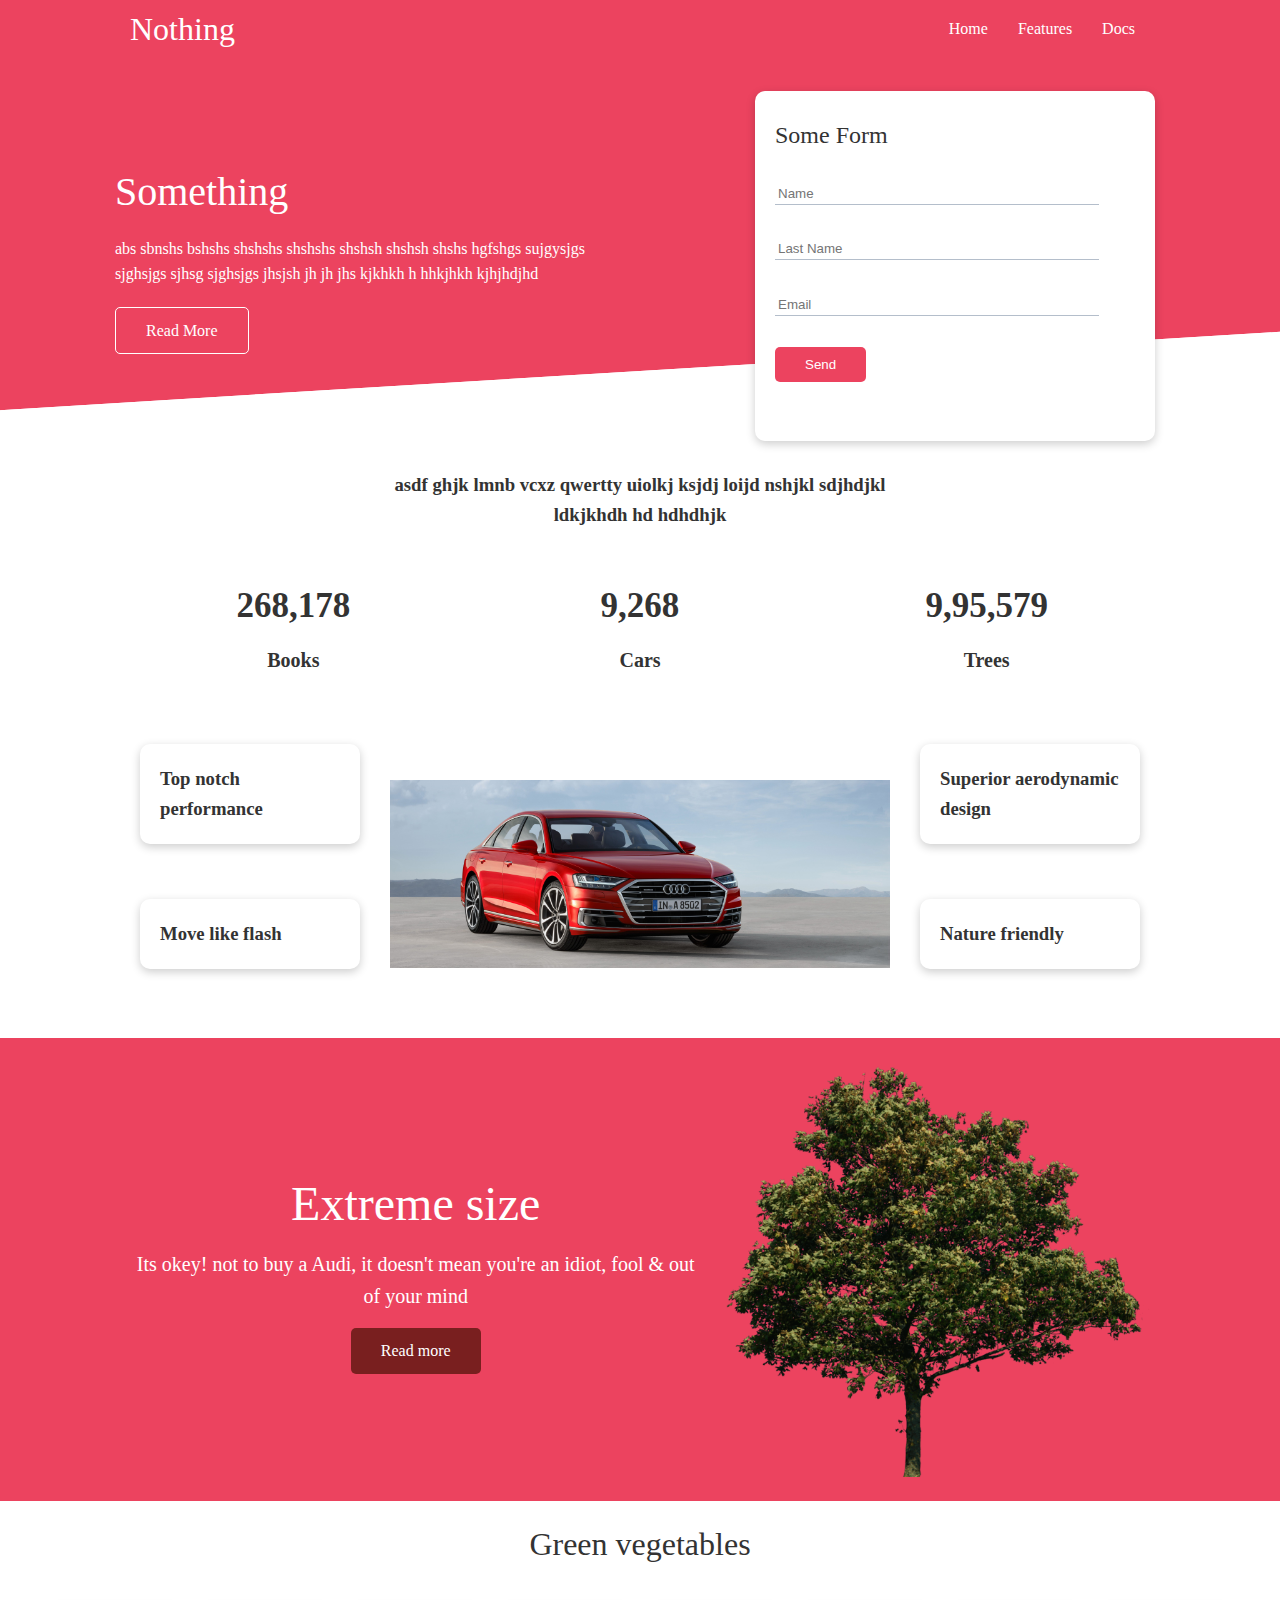
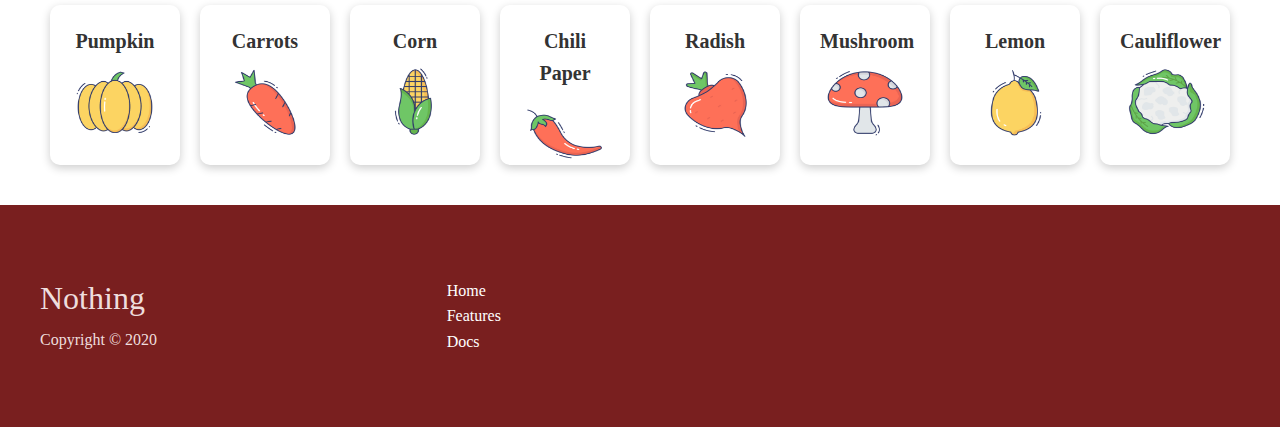
<file: index.html>
<!DOCTYPE html>
<html lang="en">

<head>

    <meta charset="UTF-8">
    <meta name="viewport" content="width=device-width, initial-scale=1.0">
    <link rel="stylesheet" href="https://cdnjs.cloudflare.com/ajax/libs/font-awesome/5.15.1/css/all.min.css" 
    integrity="sha512-+4zCK9k+qNFUR5X+cKL9EIR+ZOhtIloNl9GIKS57V1MyNsYpYcUrUeQc9vNfzsWfV28IaLL3i96P9sdNyeRssA==" 
    crossorigin="anonymous" />
    
    <link rel="stylesheet" href="css/style.css">
    <link rel="stylesheet" href="css/utilities.css">
    <link rel="stylesheet" href="css/margins.css">
    <link rel="stylesheet" href="css/paddings.css">
    
    <title>Nothing | Trying</title>

</head>

<body>
    
    <!--Navbar-->
    
    <div class="navbar">
       <div class="container flex">
           <h1 class="logo">Nothing</h1>
           <nav>
               <ul>
                   <li><a href="index.html">Home</a></li>
                   <li><a href="features.html">Features</a></li>
                   <li><a href="docs.html">Docs</a></li>
               </ul>
           </nav>
       </div> 
    </div>
    
    <!--Showcase-->
    
    <section class="showcase">
        <div class="container grid">
            <div class="showcase-text">
                <h1>Something</h1>
                <p> abs sbnshs bshshs shshshs shshshs shshsh shshsh shshs
                    hgfshgs sujgysjgs sjghsjgs sjhsg sjghsjgs
                     jhsjsh jh jh jhs kjkhkh h  hhkjhkh kjhjhdjhd
                </p>
                <a href="features.html" class="btn btn-outline">Read More</a>
            </div>

            <div class="showcase-form card">
                <h2>Some Form</h2>
                <form >
                    <div class="form-control">
                        <input type="text" name="name" placeholder="Name" required>
                    </div>
                    <div class="form-control">
                        <input type="text" name="lastname" placeholder="Last Name" required>
                    </div>
                    <div class="form-control">
                        <input type="email" name="email" placeholder="Email" required>
                    </div>
                    <input type="submit" value="Send" class="btn btn-primary">
                </form>
            </div>
        </div>
    </section>
    
    <!--Stats-->
    
    <section class="stats">
        <div class="container">
            <h3 class="stats-heading text-center">
                asdf ghjk lmnb vcxz qwertty uiolkj ksjdj 
                loijd nshjkl sdjhdjkl ldkjkhdh  hd hdhdhjk
            </h3>
            <div class="grid grid-3 text-center my-4">
                <div>
                    <i class="fas fa-book fa-3x"></i>
                    <h3>268,178</h3>
                    <p class="text-secondary">Books</p>
                </div>
                <div>
                    <i class="fas fa-car fa-3x"></i>
                    <h3>9,268</h3>
                    <p class="text-secondary">Cars</p>
                </div>
                <div>
                    <i class="fas fa-tree fa-3x"></i>
                    <h3>9,95,579</h3>
                    <p class="text-secondary">Trees</p>
                </div>
            </div>
        </div>
    </section>

    <!--img-->
    
    <section class="img">
        <div class="container grid">
            <img src="images/img.jpg" alt="Audi r8">
            <div class="card">
                <h3>Top notch performance</h3>
            </div>
            <div class="card">
                <h3>Superior aerodynamic design</h3>
            </div>
            <div class="card">
                <h3>Move like flash</h3>
            </div>
            <div class="card">
                <h3>Nature friendly</h3>
            </div>
        </div>
    </section>

    <!--wallpaper-->

    <section class="wallpaper bg-primary my-2 py-2">
        <div class="container grid">
            <div class="text-center">
                <h2 class="lg">Extreme size</h2>
                <p class="lead my-1">Its okey! not to buy a Audi, it doesn't
                    mean you're an idiot, fool & out of your mind
                </p>
                <a href="features.html" class="btn btn-dark">Read more</a>
            </div>
            <img src="images/wallpaper.png" alt="">
        </div>
    </section>

    <!--Vegs-->

    <section class="vegs">
        <h2 class="md text-center my-2">
            Green vegetables
        </h2>
        <div class="container flex">
            <div class="card">
                <h4>Pumpkin</h4>
                <img src="images/logos/001-pumpkin.png" alt="">
            </div>
            <div class="card">
                <h4>Carrots</h4>
                <img src="images/logos/004-carrot.png" alt="">
            </div>
            <div class="card">
                <h4>Corn</h4>
                <img src="images/logos/005-corn.png" alt="">
            </div>
            <div class="card">
                <h4>Chili Paper</h4>
                <img src="images/logos/008-chili pepper.png" alt="">
            </div>
            <div class="card">
                <h4>Radish</h4>
                <img src="images/logos/010-radish.png" alt="">
            </div>
            <div class="card">
                <h4>Mushroom</h4>
                <img src="images/logos/024-mushroom.png" alt="">
            </div>
            <div class="card">
                <h4>Lemon</h4>
                <img src="images/logos/025-lemon.png" alt="">
            </div>
            <div class="card">
                <h4>Cauliflower</h4>
                <img src="images/logos/028-cauliflower.png" alt="">
            </div>
        </div>
    <section>

    <!--Footer-->
    
    <footer class="footer bg-dark py-5">
        <div class="container grid grid-3">
            <div>
                <h1>Nothing</h1>
                <p>Copyright &copy; 2020 </p>
            </div>
            <nav>
                <ul>
                    <li><a href="index.html">Home</a></li>
                    <li><a href="features.html">Features</a></li>
                    <li><a href="docs.html">Docs</a></li>
                </ul>
            </nav>
            <div class="social">
                <a href="#"><i class="fab fa-facebook fa-2x"></i></a>
                <a href="#"><i class="fab fa-twitter fa-2x"></i></a>
                <a href="#"><i class="fab fa-instagram fa-2x"></i></a>
                <a href="#"><i class="fab fa-github fa-2x"></i></a>
            </div>
        </div>
    </footer>
</body>
</html>
</file>
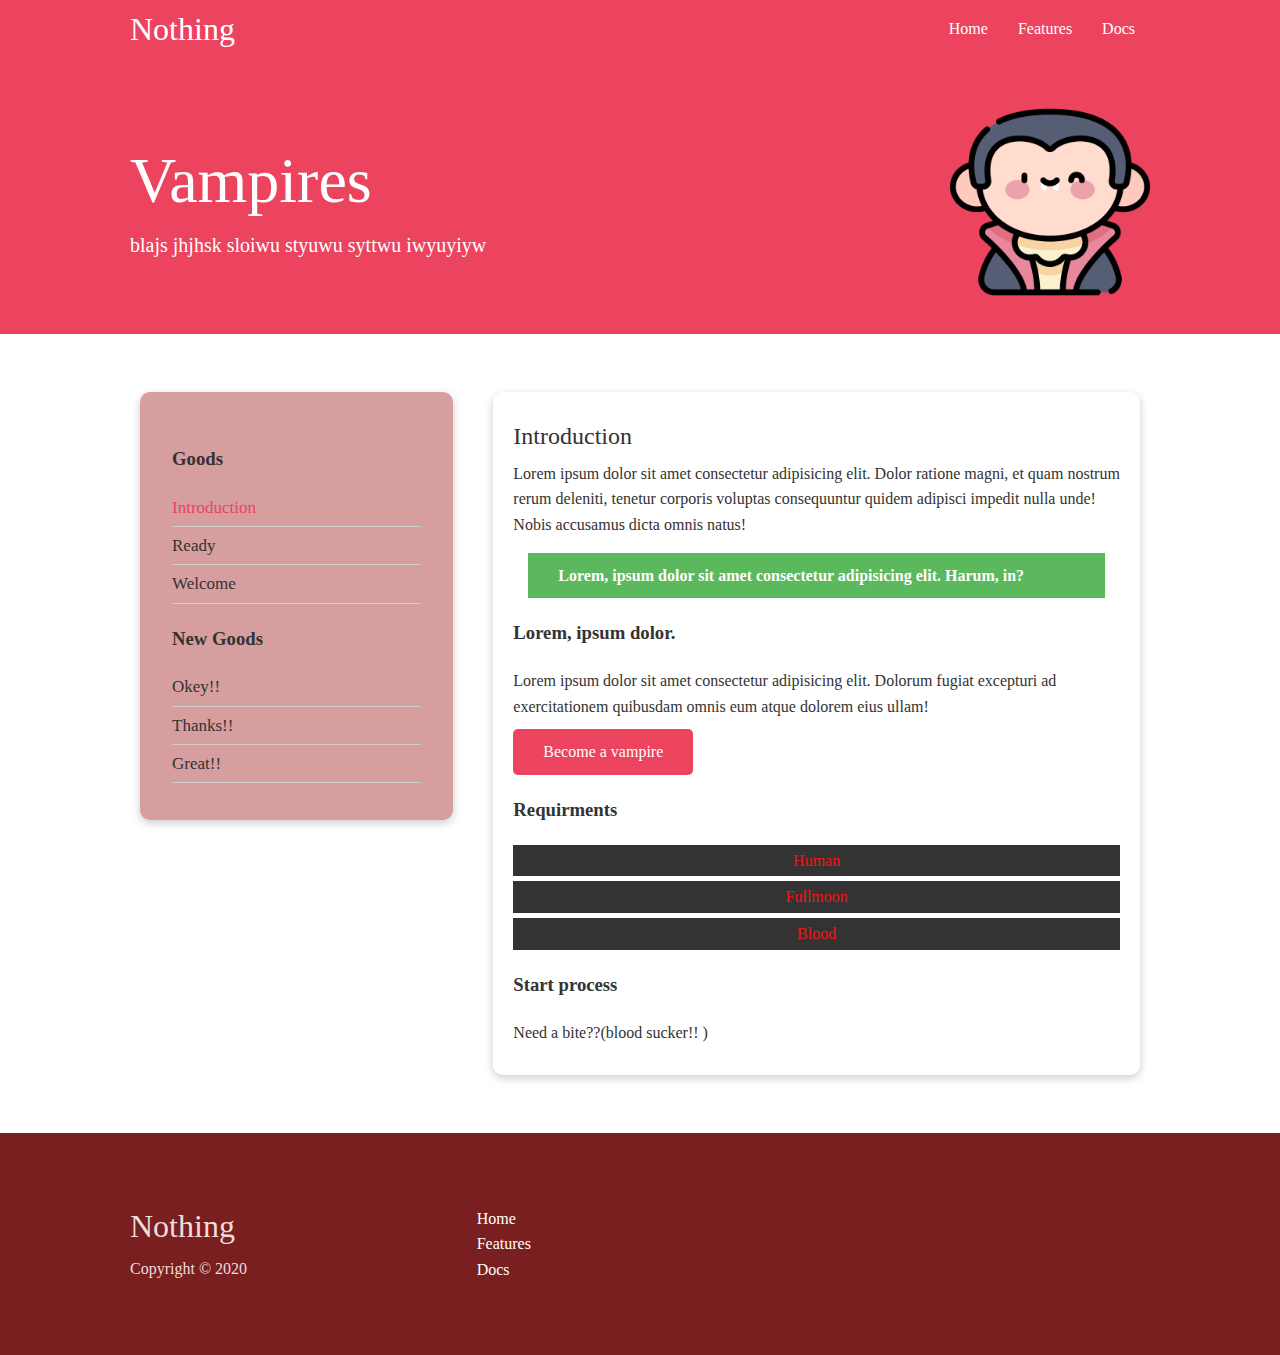
<file: docs.html>
<!DOCTYPE html>
<html lang="en">

<head>

    <meta charset="UTF-8">
    <meta name="viewport" content="width=device-width, initial-scale=1.0">
    <link rel="stylesheet" href="https://cdnjs.cloudflare.com/ajax/libs/font-awesome/5.15.1/css/all.min.css" 
    integrity="sha512-+4zCK9k+qNFUR5X+cKL9EIR+ZOhtIloNl9GIKS57V1MyNsYpYcUrUeQc9vNfzsWfV28IaLL3i96P9sdNyeRssA==" 
    crossorigin="anonymous" />
    
    <link rel="stylesheet" href="css/style.css">
    <link rel="stylesheet" href="css/utilities.css">
    <link rel="stylesheet" href="css/margins.css">
    <link rel="stylesheet" href="css/paddings.css">
    
    <title>Nothing | Trying</title>

</head>

<body>
    
    <!--Navbar-->
    
    <div class="navbar">
       <div class="container flex">
           <h1 class="logo">Nothing</h1>
           <nav>
               <ul>
                   <li><a href="index.html">Home</a></li>
                   <li><a href="features.html">Features</a></li>
                   <li><a href="docs.html">Docs</a></li>
               </ul>
           </nav>
       </div> 
    </div>
    
    <!--Head-->
    
    <section class="docs-head bg-primary py-3">
        <div class="container grid">
            <div>
                <h1 class="xl">Vampires</h1>
                <p class="lead">blajs jhjhsk sloiwu styuwu syttwu
                    iwyuyiyw 
                </p>
            </div>
            <img src="images/vampire.png" alt="">
        </div>
    </section>

    <!--Docs Main-->

    <section class="docs-main my-4">
        <div class="container  grid">
            <div class="card p-3">
                <h3 class="my-2">Goods</h3>
                <nav>
                    <ul>
                        <li><a class="text-primary" href="#">Introduction</a></li>
                        <li><a href="#">Ready</a></li>
                        <li><a href="#">Welcome</a></li>
                    </ul>
                </nav>
                <h3 class="my-2">New Goods</h3>
                <nav>
                    <ul>
                        <li><a href="#">Okey!!</a></li>
                        <li><a href="#">Thanks!!</a></li>
                        <li><a href="#">Great!!</a></li>
                    </ul>
                </nav>
            </div>
            <div class="card">
                
                <h2>Introduction</h2>
                <p>Lorem ipsum dolor sit amet consectetur adipisicing elit.
                     Dolor ratione magni, et quam nostrum rerum deleniti,
                     tenetur corporis voluptas consequuntur quidem adipisci impedit
                     nulla unde! Nobis accusamus dicta omnis natus!</p>
                
                     <div class="alert alert-success">
                         <i class="fas fa-info"></i>
                        Lorem, ipsum dolor sit amet consectetur adipisicing elit. Harum, in?
                     </div>
                
                     <h3>Lorem, ipsum dolor.</h3>
                     <p>Lorem ipsum dolor sit amet consectetur adipisicing elit.
                          Dolorum fugiat excepturi ad 
                         exercitationem quibusdam omnis eum atque dolorem eius ullam!</p>
                         <a href="#" class="btn btn-primary">Become a vampire</a>

                     <h3>Requirments</h3>
                     <ul class="ul">
                         <li>Human</li>
                         <li>Fullmoon</li>
                         <li>Blood</li>
                     </ul>
                     
                     <h3>Start process</h3>
                     <p>Need a bite??(blood sucker!! )</p>
            </div>
        </div>
    </section>

    <!--Footer-->
    
    <footer class="footer bg-dark py-5">
        <div class="container grid grid-3">
            <div>
                <h1>Nothing</h1>
                <p>Copyright &copy; 2020 </p>
            </div>
            <nav>
                <ul>
                    <li><a href="index.html">Home</a></li>
                    <li><a href="features.html">Features</a></li>
                    <li><a href="docs.html">Docs</a></li>
                </ul>
            </nav>
            <div class="social">
                <a href="#"><i class="fab fa-facebook fa-2x"></i></a>
                <a href="#"><i class="fab fa-twitter fa-2x"></i></a>
                <a href="#"><i class="fab fa-instagram fa-2x"></i></a>
                <a href="#"><i class="fab fa-github fa-2x"></i></a>
            </div>
        </div>
    </footer>
</body>
</html>
</file>
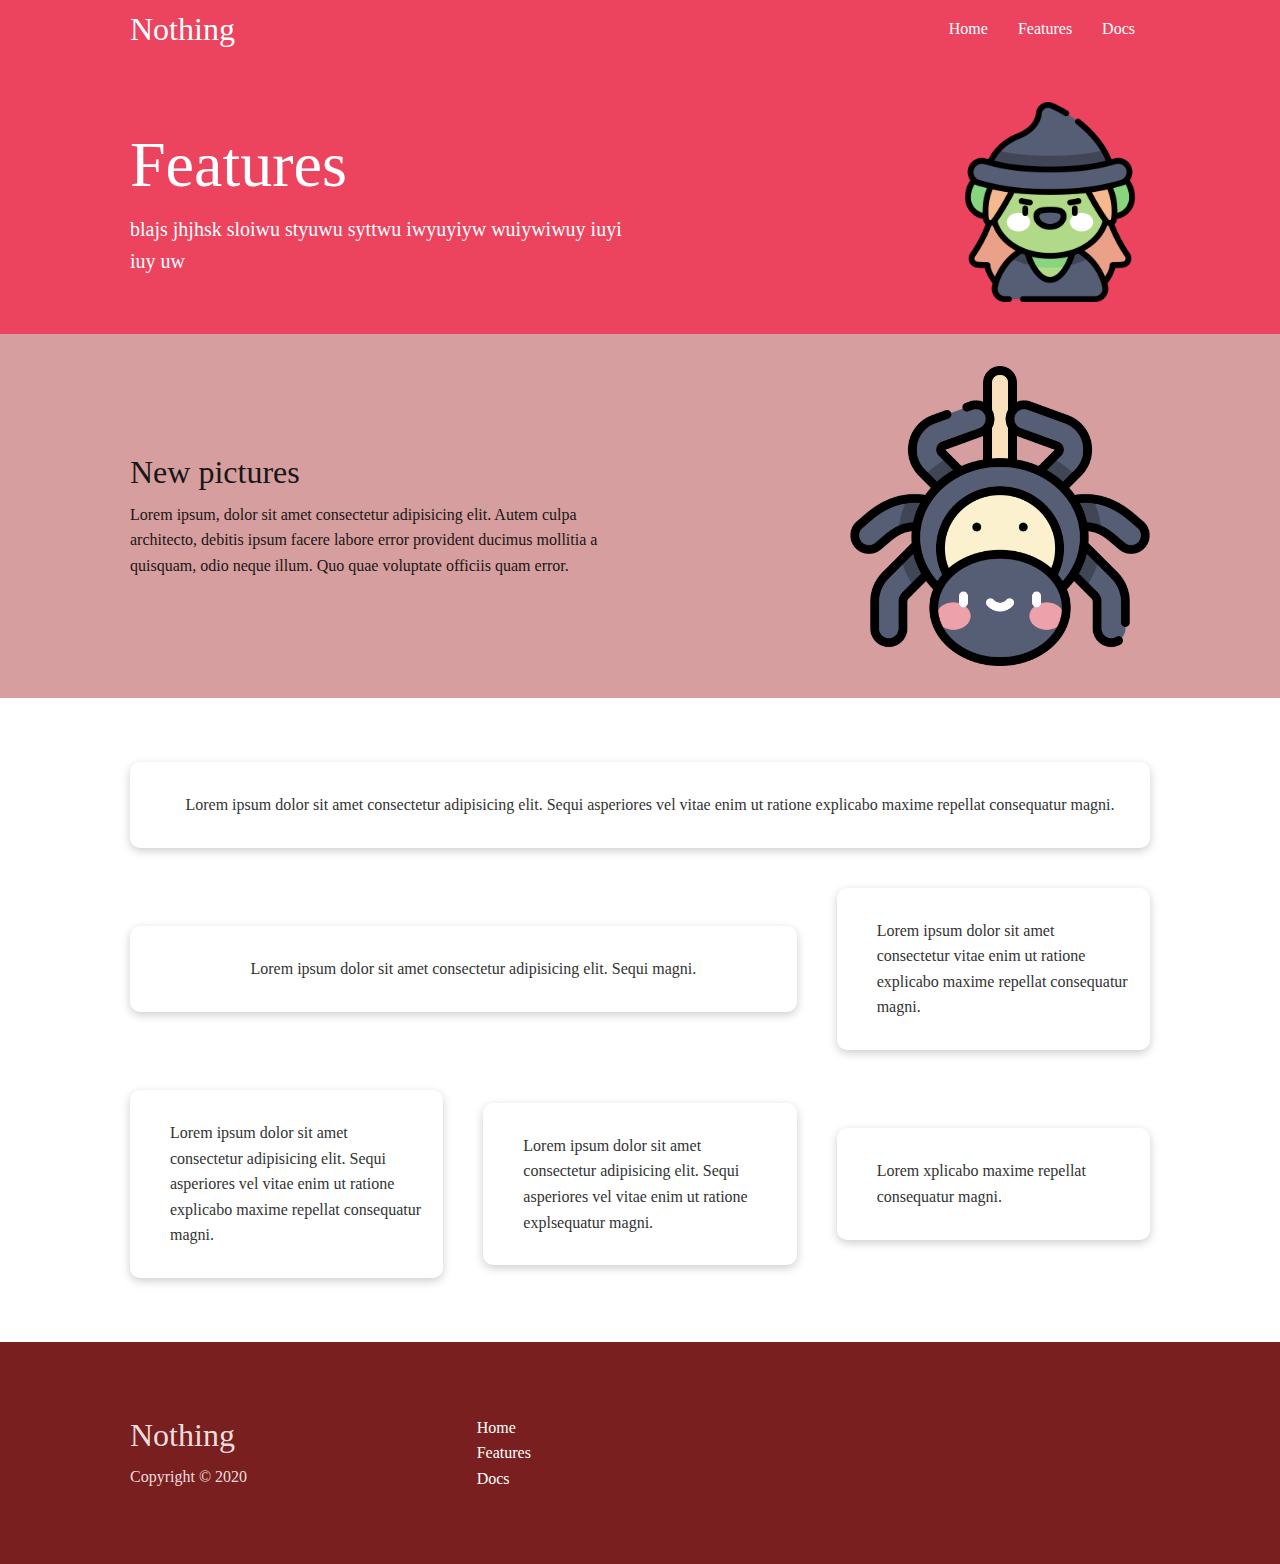
<file: features.html>
<!DOCTYPE html>
<html lang="en">

<head>

    <meta charset="UTF-8">
    <meta name="viewport" content="width=device-width, initial-scale=1.0">
    <link rel="stylesheet" href="https://cdnjs.cloudflare.com/ajax/libs/font-awesome/5.15.1/css/all.min.css" 
    integrity="sha512-+4zCK9k+qNFUR5X+cKL9EIR+ZOhtIloNl9GIKS57V1MyNsYpYcUrUeQc9vNfzsWfV28IaLL3i96P9sdNyeRssA==" 
    crossorigin="anonymous" />
    
    <link rel="stylesheet" href="css/style.css">
    <link rel="stylesheet" href="css/utilities.css">
    <link rel="stylesheet" href="css/margins.css">
    <link rel="stylesheet" href="css/paddings.css">
    
    <title>Nothing | Trying</title>

</head>

<body>
    
    <!--Navbar-->
    
    <div class="navbar">
       <div class="container flex">
           <h1 class="logo">Nothing</h1>
           <nav>
               <ul>
                   <li><a href="index.html">Home</a></li>
                   <li><a href="features.html">Features</a></li>
                   <li><a href="docs.html">Docs</a></li>
               </ul>
           </nav>
       </div> 
    </div>
    
    <!--Head-->
    
    <section class="features-head bg-primary py-3">
        <div class="container grid">
            <div>
                <h1 class="xl">Features</h1>
                <p class="lead">blajs jhjhsk sloiwu styuwu syttwu
                    iwyuyiyw wuiywiwuy iuyi iuy uw
                </p>
            </div>
            <img src="images/witch.png" alt="">
        </div>
    </section>

    <!--Sub Head-->

    <section class="features-sub-head bg-light py-3">
        <div class="container grid">
            <div>
                <h1 class="md">New pictures</h1>
                <p>Lorem ipsum, dolor sit amet consectetur adipisicing elit.
                     Autem culpa architecto, debitis ipsum facere labore error
                      provident ducimus mollitia a quisquam, odio neque illum.
                     Quo quae voluptate officiis quam error.
                    </p>
            </div>
            <img src="images/spider.png" alt="">
        </div>
    </section>

    <section class="features-main my-2">
        <div class="container grid grid-3">
            <div class="card flex">
                <i class="fas fa-cat fa-3x"></i>
                <p>Lorem ipsum dolor sit amet consectetur adipisicing elit.
                     Sequi asperiores vel vitae enim ut ratione
                     explicabo maxime repellat consequatur magni.</p>
            </div>
            <div class="card flex">
                <i class="fas fa-dog fa-3x"></i>
                <p>Lorem ipsum dolor sit amet consectetur adipisicing elit.
                     Sequi  magni.</p>
            </div>
            <div class="card flex">
                <i class="fas fa-dragon fa-3x"></i>
                <p>Lorem ipsum dolor sit amet consectetur vitae enim ut ratione
                     explicabo maxime repellat consequatur magni.</p>
            </div>
            <div class="card flex">
                <i class="fas fa-frog fa-3x"></i>
                <p>Lorem ipsum dolor sit amet consectetur adipisicing elit.
                     Sequi asperiores vel vitae enim ut ratione
                     explicabo maxime repellat consequatur magni.</p>
            </div>
            <div class="card flex">
                <i class="fas fa-spider fa-3x"></i>
                <p>Lorem ipsum dolor sit amet consectetur adipisicing elit.
                     Sequi asperiores vel vitae enim ut ratione
                     explsequatur magni.</p>
            </div>
            <div class="card flex">
                <i class="fas fa-dove fa-3x"></i>
                <p>Lorem xplicabo maxime repellat consequatur magni.</p>
            </div>
        </div>
    </section>
    
    <!--Footer-->
    
    <footer class="footer bg-dark py-5">
        <div class="container grid grid-3">
            <div>
                <h1>Nothing</h1>
                <p>Copyright &copy; 2020 </p>
            </div>
            <nav>
                <ul>
                    <li><a href="index.html">Home</a></li>
                    <li><a href="features.html">Features</a></li>
                    <li><a href="docs.html">Docs</a></li>
                </ul>
            </nav>
            <div class="social">
                <a href="#"><i class="fab fa-facebook fa-2x"></i></a>
                <a href="#"><i class="fab fa-twitter fa-2x"></i></a>
                <a href="#"><i class="fab fa-instagram fa-2x"></i></a>
                <a href="#"><i class="fab fa-github fa-2x"></i></a>
            </div>
        </div>
    </footer>
</body>
</html>
</file>
<file: css/style.css>
@import url("https://fonts.googleapis.com/css2?family=Lato:wght@100;300&display=swap");

:root {
  --primary-color: #ec435f;
  --secondary-color: #aa293f;
  --dark-color: #791f1f;
  --light-color: #d69e9e;
  --success-color: #5cb85c;
  --error-color: #d9534f;
}

* {
  box-sizing: border-box;
  padding: 0;
  margin: 0;
}

body {
  font-family: "Lato" sans-serif;
  color: #333;
  line-height: 1.6;
}

ul {
  list-style-type: none;
}

a {
  text-decoration: none;
  color: #333;
}

h1,
h2 {
  font-weight: 300;
  line-height: 1.2;
  margin: 10px 0;
}

p {
  margin: 10px 0;
}

img {
  width: 100%;
}

/*Navbar*/
.navbar {
  background-color: var(--primary-color);
  color: #fff;
  height: 70px;
}

.navbar ul {
  display: flex;
}

.navbar a {
  color: #fff;
  padding: 10px;
  margin: 0 5px;
}

.navbar a:hover {
  border-bottom: 2px #fff solid;
}

.navbar .flex {
  justify-content: space-between;
}

/*Showcase*/

.showcase {
  height: 350px;
  background-color: var(--primary-color);
  color: #fff;
  position: relative;
  padding-top: 1px;
}

.showcase h1 {
  font-size: 40px;
}

.showcase p {
  margin: 20px 0;
  padding-right: 50px;
}

.showcase .grid {
  overflow: visible;
  grid-template-columns: 55% 45%;
  grid-gap: 30px;
}

.showcase-text {
  animation: slideInFromLeft 1s ease-in;
  top: 10px;
}

.showcase-form {
  position: relative;
  top: 10px;
  height: 350px;
  width: 400px;
  padding: 40px;
  z-index: 100;
  justify-self: flex-end;
  animation: slideInFromRight 1s ease-in;
}

.showcase-form .form-control {
  margin: 30px 0;
}

.showcase-form input[type="text"],
.showcase-form input[type="email"] {
  border: 0px;
  border-bottom: 1px solid #b4becb;
  width: 90%;
  padding: 3px;
}
.showcase-form input:focus {
  outline: none;
}

.showcase::before,
.showcase::after {
  content: "";
  position: absolute;
  height: 90px;
  bottom: -41px;
  right: 0;
  left: 0;
  background: #fff;
  transform: skewY(-3.5deg);
  -webkit-transform: skewY(-3.5deg);
  -moz-transform: skewY(-3.5deg);
  -ms-transform: skewY(-3.5deg);
}

/*Stats*/

.stats {
  padding-top: 50px;
  animation: slideInFromBottom 1s ease-in;
}

.stats-heading {
  max-width: 500px;
  margin: auto;
}

.stats .grid h3 {
  font-size: 35px;
}

.stats .grid p {
  font-size: 20px;
  font-weight: bold;
}

/*img*/

.img .grid {
  grid-template-columns: repeat(4, 1fr);
  grid-template-rows: repeat(2, 1fr);
}

.img .grid img {
  grid-column: 2 / span 2;
  grid-row: 1 / span2;
}

/*wallpaper*/

.wallpaper .grid {
  grid-template-columns: 4fr 3fr;
}

/*Vegs*/

.vegs .container {
  max-width: 1300px;
}

.vegs .card {
  text-align: center;
  margin: 18px 10px 40px;
  width: 130px;
  height: 160px;
  transition: transform 0.2s ease-in;
}

.vegs img {
  max-width: 80px;
  max-height: 70px;
}

.vegs .flex {
  flex-wrap: wrap;
}

.vegs .card h4 {
  font-size: 20px;
  margin-bottom: 10px;
}

.vegs .card:hover {
  transform: translateY(-16px);
}

/*Features*/

.features-head img,
.docs-head img {
  width: 200px;
  justify-self: flex-end;
}

.features-sub-head img {
  width: 300px;
  justify-self: flex-end;
}

.features-main .card i {
  margin-right: 20px;
}

.features-main .grid {
  padding: 30px;
}

.features-main .grid div:first-child {
  grid-column: 1 / span 3;
}

.features-main .grid div:nth-child(2) {
  grid-column: 1 / span 2;
}

/*Docs*/

.docs-main h3 {
  margin: 20px 0;
}

.docs-main .grid {
  grid-template-columns: 1fr 2fr;
  align-items: flex-start;
}

.docs-main nav li {
  font-size: 17px;
  padding-bottom: 5px;
  margin-bottom: 5px;
  border-bottom: 1px #ccc solid;
}

.docs-main a:hover {
  font-weight: bolder;
}

.docs-main .ul li {
  background: #333;
  color: #f51414;
  margin-top: 5px;
  padding: 3px;
  text-align: center;
}

.docs-main .container div:first-child {
  background-color: var(--light-color);
}

/*Footer*/

.footer .social a {
  margin: 0 10px;
}

/*Animations*/

@keyframes slideInFromLeft {
  0% {
    transform: translateX(-100%);
  }
  100% {
    transform: translateX(0);
  }
}

@keyframes slideInFromRight {
  0% {
    transform: translateX(100%);
  }
  100% {
    transform: translateX(0);
  }
}

@keyframes slideInFromTop {
  0% {
    transform: translateY(-100%);
  }
  100% {
    transform: translateX(0);
  }
}

@keyframes slideInFromBottom {
  0% {
    transform: translateY(100%);
  }
  100% {
    transform: translateX(0);
  }
}

/*Tablets & Smaller*/

@media (max-width: 768px) {
  .grid,
  .showcase .grid,
  .stats .grid,
  .img .grid,
  .wallpaper .grid,
  .docs-main .grid,
  .docs-head .grid,
  .features-head .grid,
  .features-main .grid {
    grid-template-columns: 1fr;
    grid-template-rows: 1fr;
  }

  .features-head,
  .features-sub-head,
  .docs-head {
    text-align: center;
  }

  .features-head img,
  .features-sub-head img,
  .docs-head img {
    justify-self: center;
  }

  .features-main .grid div:first-child {
    grid-column: 1;
  }

  .features-main .grid div:nth-child(2) {
    grid-column: 1;
  }

  .showcase {
    height: auto;
  }

  .showcase-text {
    text-align: center;
    margin-top: 40px;
    animation: slideInFromTop 1s ease-in;
  }

  .showcase-form {
    justify-self: center;
    margin: auto;
    animation: slideInFromBottom 1s ease-in;
  }

  .img .grid {
    grid-column: 1;
  }

  .img .grid img {
    grid-column: 1;
  }
}

/*Mobile*/

@media (max-width: 500px) {
  .navbar {
    height: 110px;
  }

  .navbar .flex {
    flex-direction: column;
  }

  .navbar ul {
    padding: 10px;
    background-color: rgba(0, 0, 0, 0.1);
  }

  .showcase-form {
    width: 325px;
  }
}
</file>
<file: css/utilities.css>
.container {
    max-width: 1100px;
    margin: 0 auto;
    overflow: auto;
    padding: 0 40px;
  }
  
.btn {
     display: inline-block;
     padding: 10px 30px;
     cursor: pointer;
     color: #fff;
    background: var(--primary-color);
    border: none;
    border-radius: 5px;
  }
  
.btn-outline {
    background-color: transparent;
    border: 1.5px solid #fff;
  }
  
.btn:hover {
    transform: scale(.95);
  }

/*Text-sizes*/

.lead {
  font-size:20px ;
  }

.sm {
  font-size: 1rem;
}

.md {
  font-size: 2rem;
}

.lg {
  font-size: 3rem;
}

.xl {
   font-size: 4rem;
}

/*Backgrounds & Button Colors*/

.bg-primary, .btn-primary {
  background-color: var(--primary-color);
  color: #fff;
  }

  .bg-secondary, .btn-secondary {
    background-color: var(--secondary-color);
    color: #fff;
  }

  .bg-dark, .btn-dark {
    background-color: var(--dark-color);
    color: rgb(238, 221, 221);
  }

  .bg-light, .btn-light {
    background-color: var(--light-color);
    color: rgb(24, 22, 22);
  }

  .bg-primary a, .btn-primary a,
  .bg-secondary a, .btn-secondary a,
  .bg-dark a, .btn-dark a {
    color: #fff;
  }
  
.card {
    background-color: #fff;
    color: #333;
    border-radius: 10px;
    box-shadow: 0 3px 10px rgba(0, 0, 0, 0.2);
    padding: 20px;
    margin: 10px;
  }

.text-center {
    text-align: center;
}

.text-primary {
  color: var(--primary-color);
}

/*Alert*/

.alert {
  background-color: var(--light-color);
  padding: 10px 20px;
  margin: 15px;
  font-weight: bold;
}

.alert i {
  margin-right: 10px;
}

.alert-success {
  background-color: var(--success-color);
  color: #fff;
}
  
.flex {
    display: flex;
    justify-content: center;
    align-items: center;
    height: 100;
  }
  
.grid {
    display: grid;
    grid-template-columns: 1fr 1fr;
    gap: 20px;
    justify-content: center;
    align-items: center;
    height: 100%;
  }
  
.grid-3 {
    grid-template-columns: 1fr 1fr 1fr ;
  }
</file>
<file: css/margins.css>
.my-1 {
    margin: 1rem 0;
}

.my-2 {
    margin: 1.5rem 0;
}

.my-3 {
    margin: 2rem 0;
}

.my-4 {
    margin: 3rem 0;
}

.my-5 {
    margin: 4rem 0;
}

.m-1 {
    margin: 1rem;
}

.m-2 {
    margin: 1.5rem;
}

.m-3 {
    margin: 2rem;
}

.m-4 {
    margin: 3rem;
}

.m-5 {
    margin: 4rem;
}
</file>
<file: css/paddings.css>
.py-1 {
    padding: 1rem 0;
}

.py-2 {
    padding: 1.5rem 0;
}

.py-3 {
    padding: 2rem 0;
}

.py-4 {
    padding: 3rem 0;
}

.py-5 {
    padding: 4rem 0;
}

.p-1 {
    padding: 1rem;
}

.p-2 {
    padding: 1.5rem;
}

.p-3 {
    padding: 2rem;
}

.p-4 {
    padding: 3rem;
}

.p-5 {
    padding: 4rem;
}
</file>
